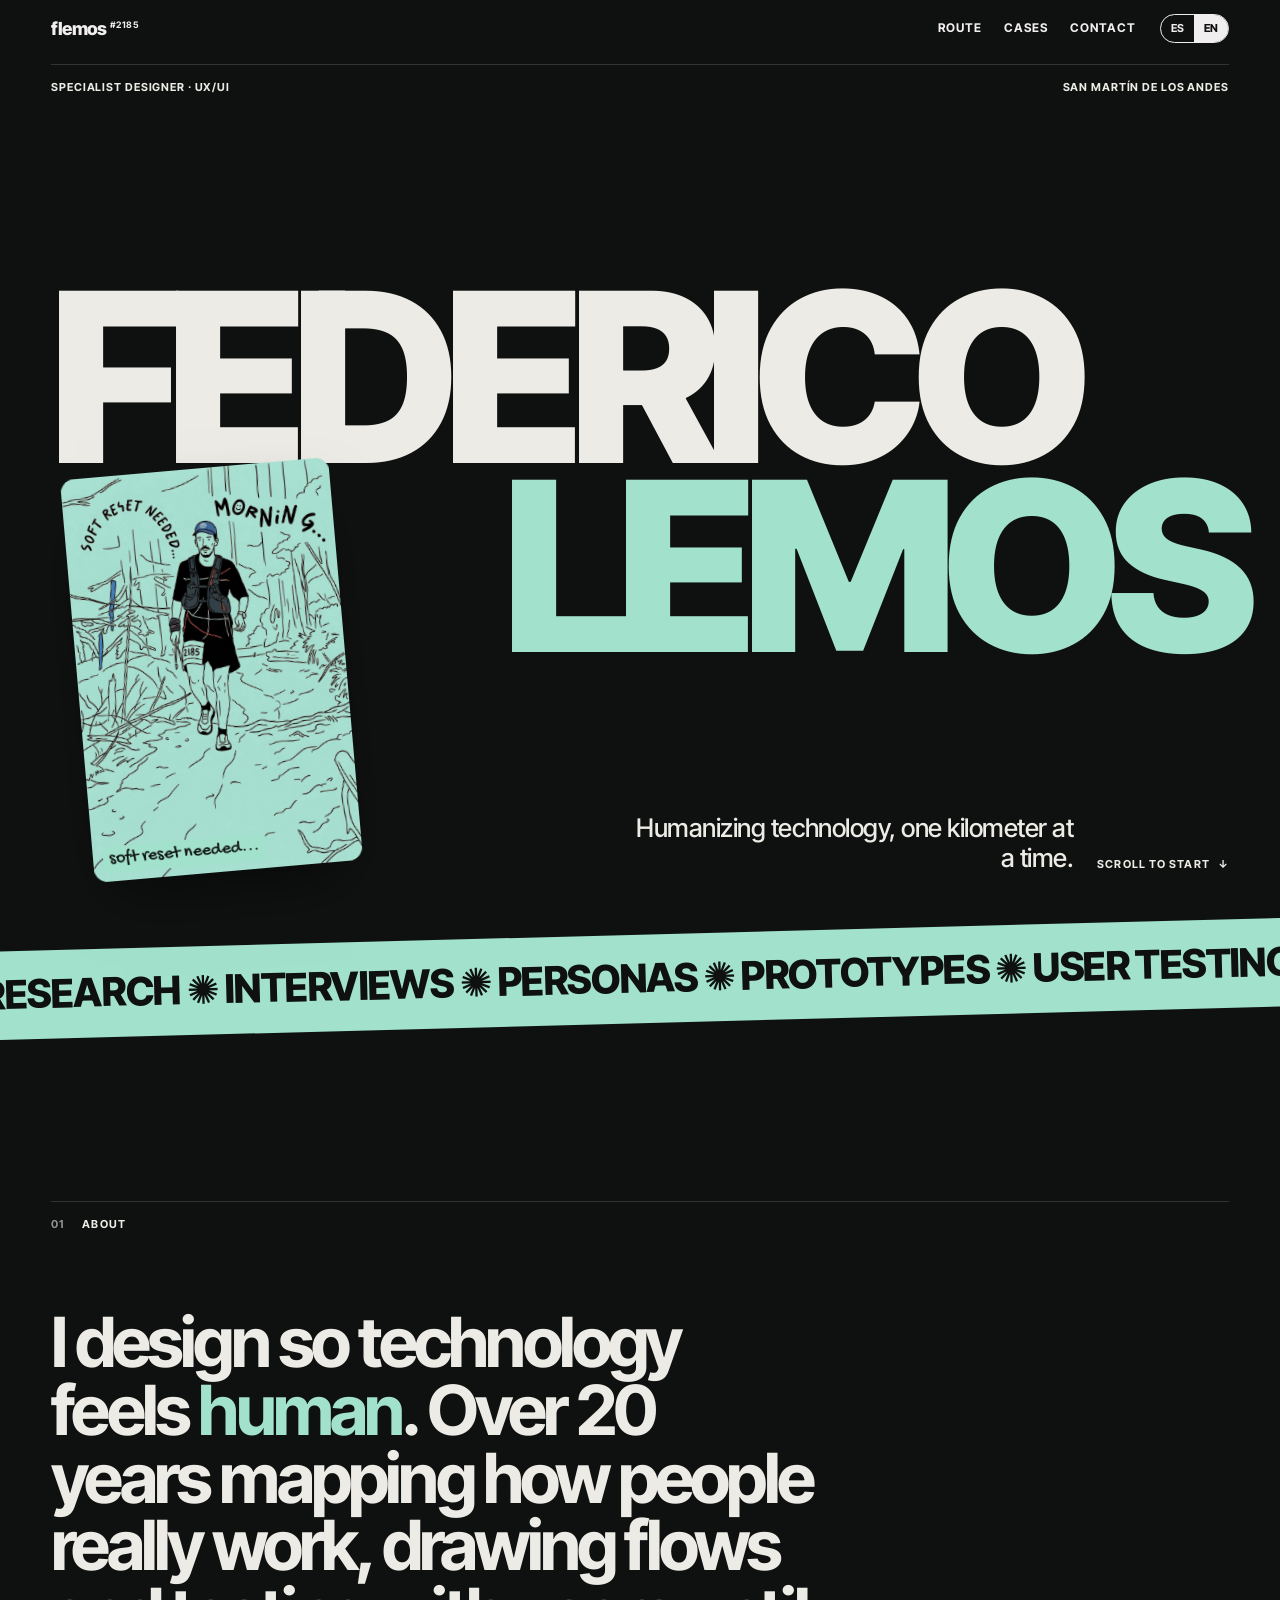
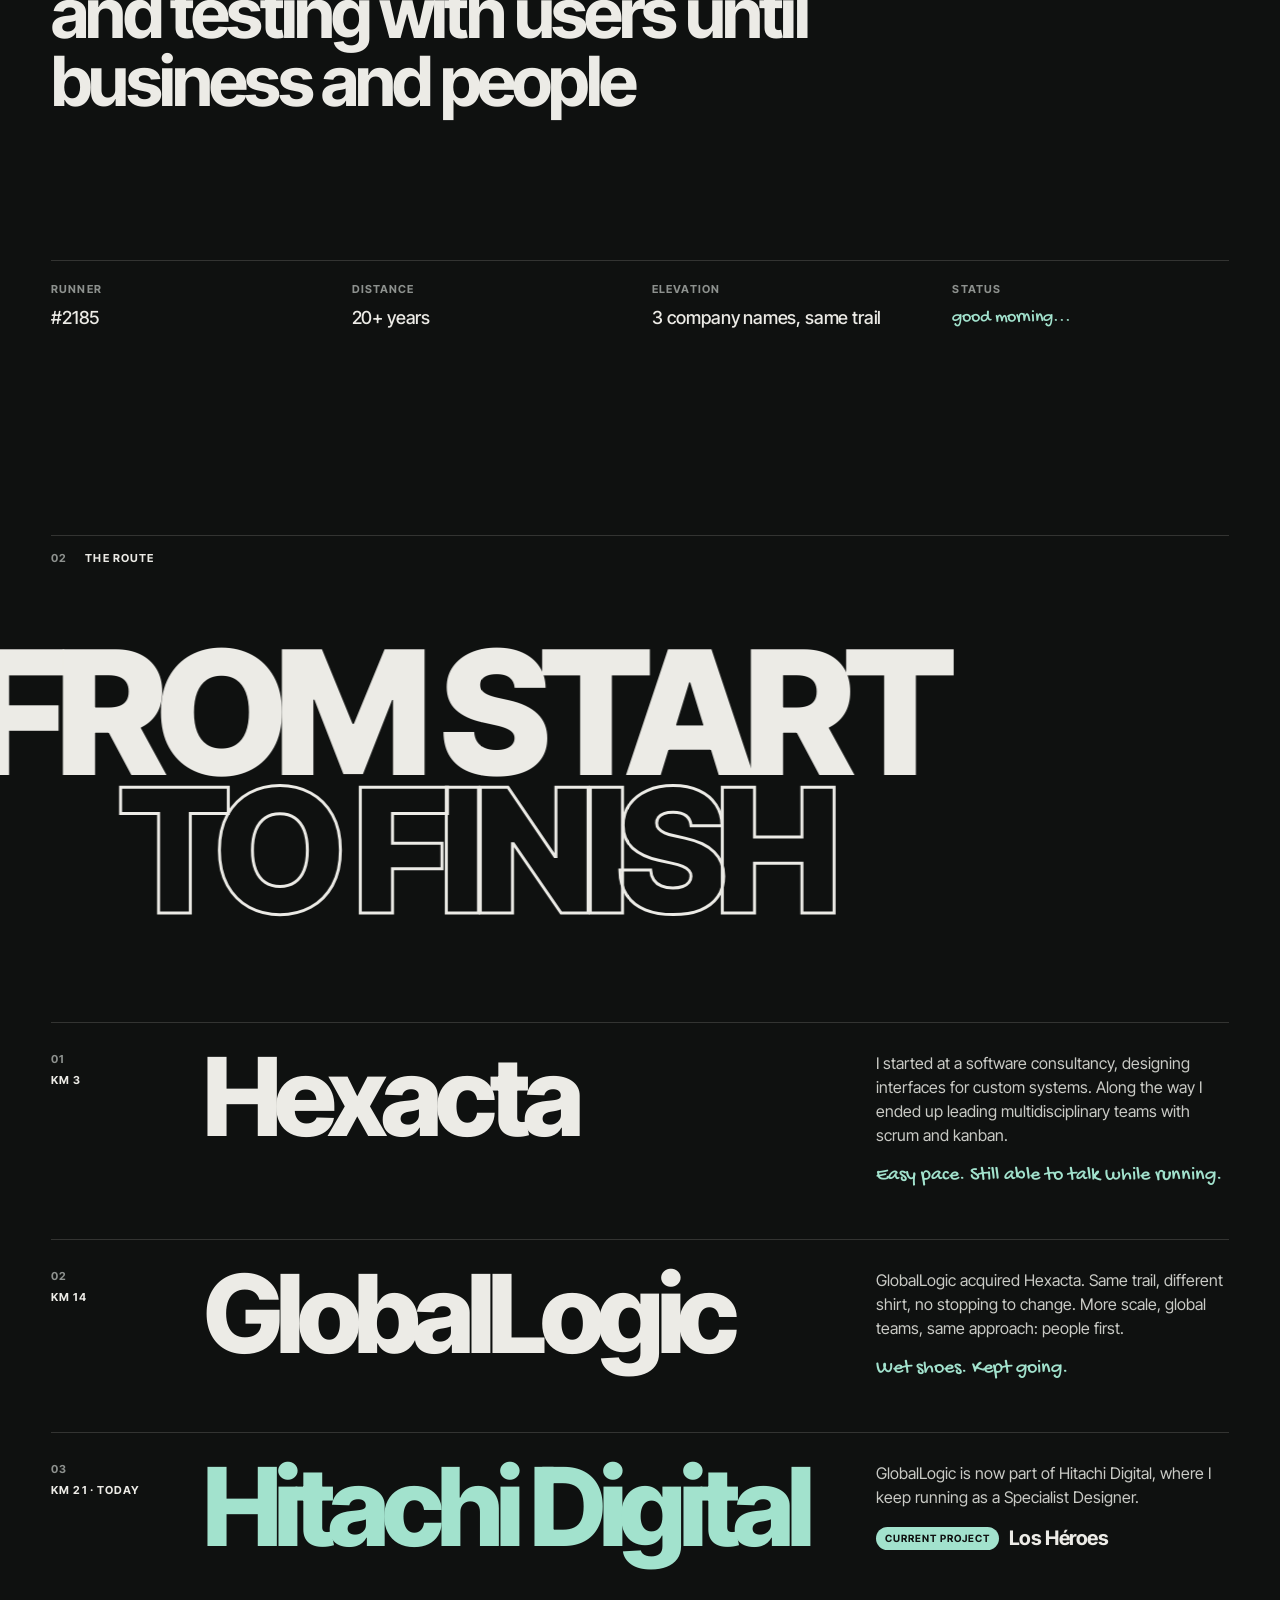
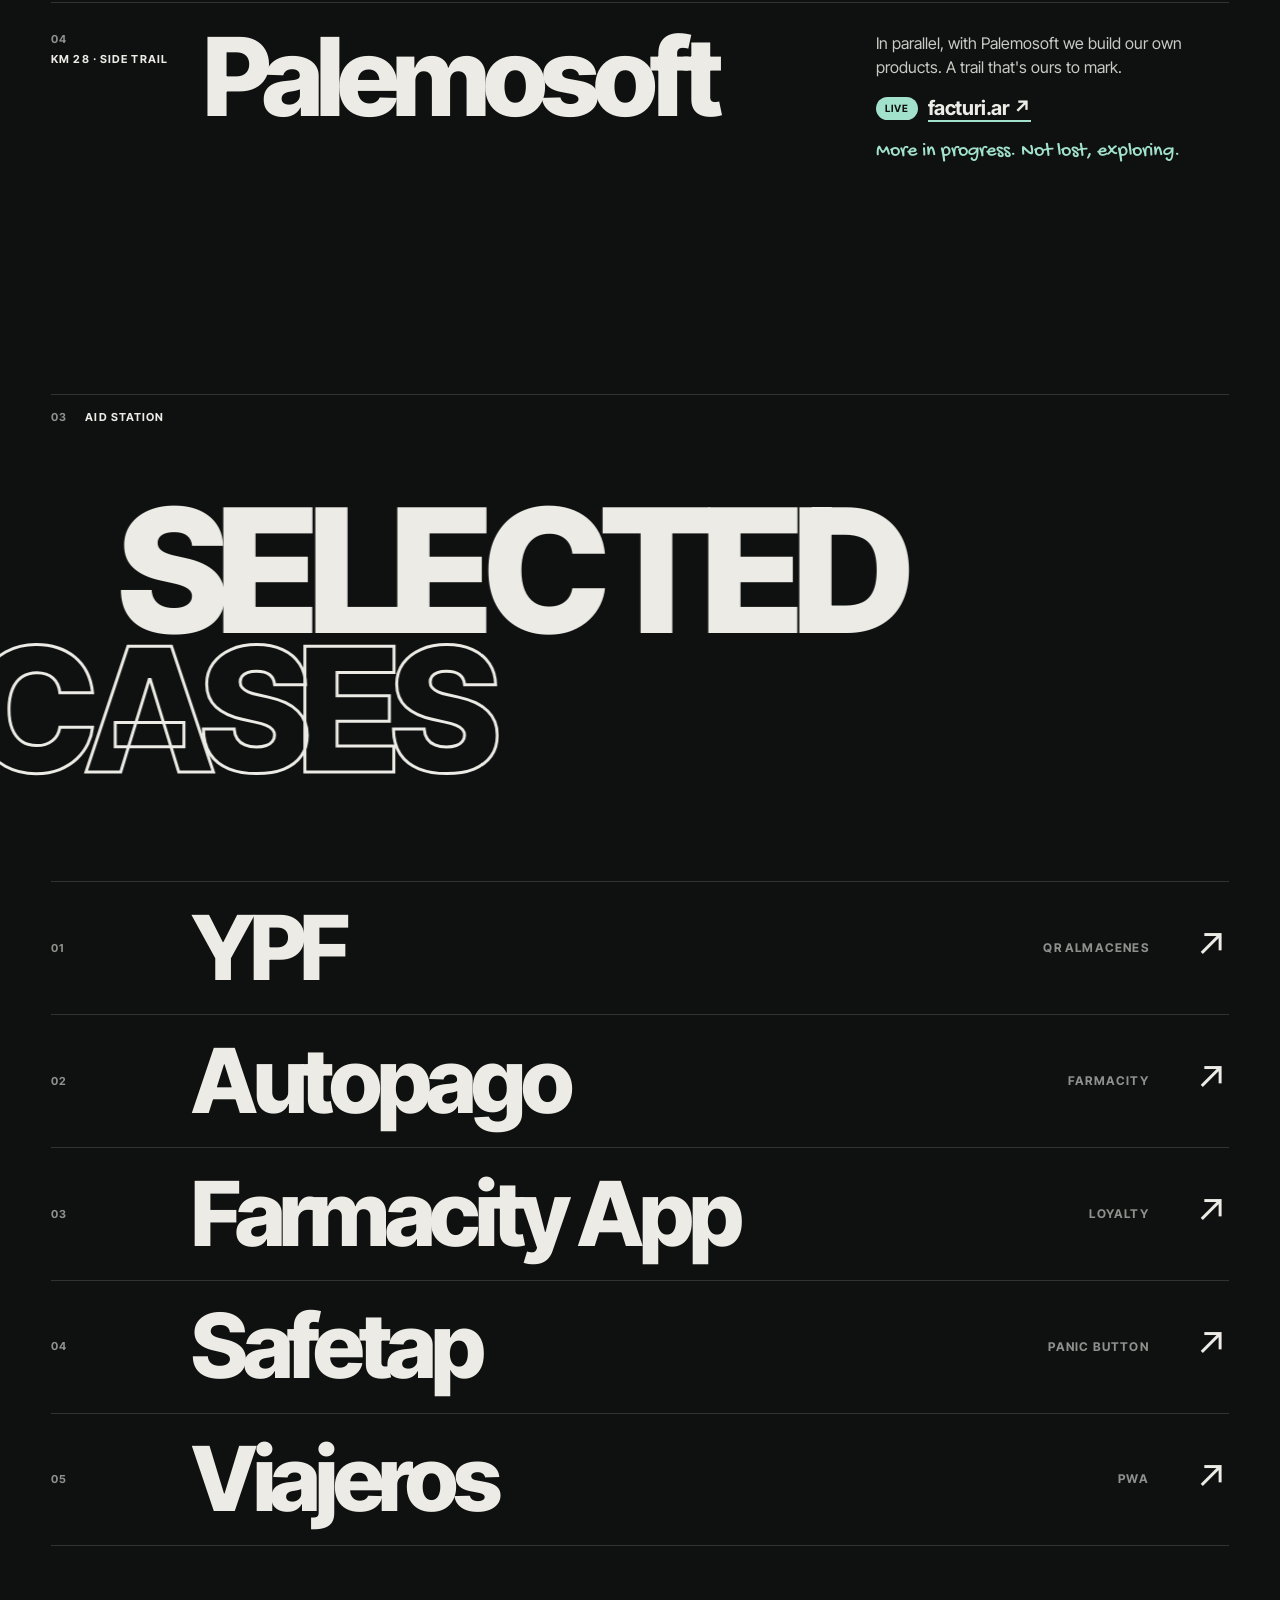
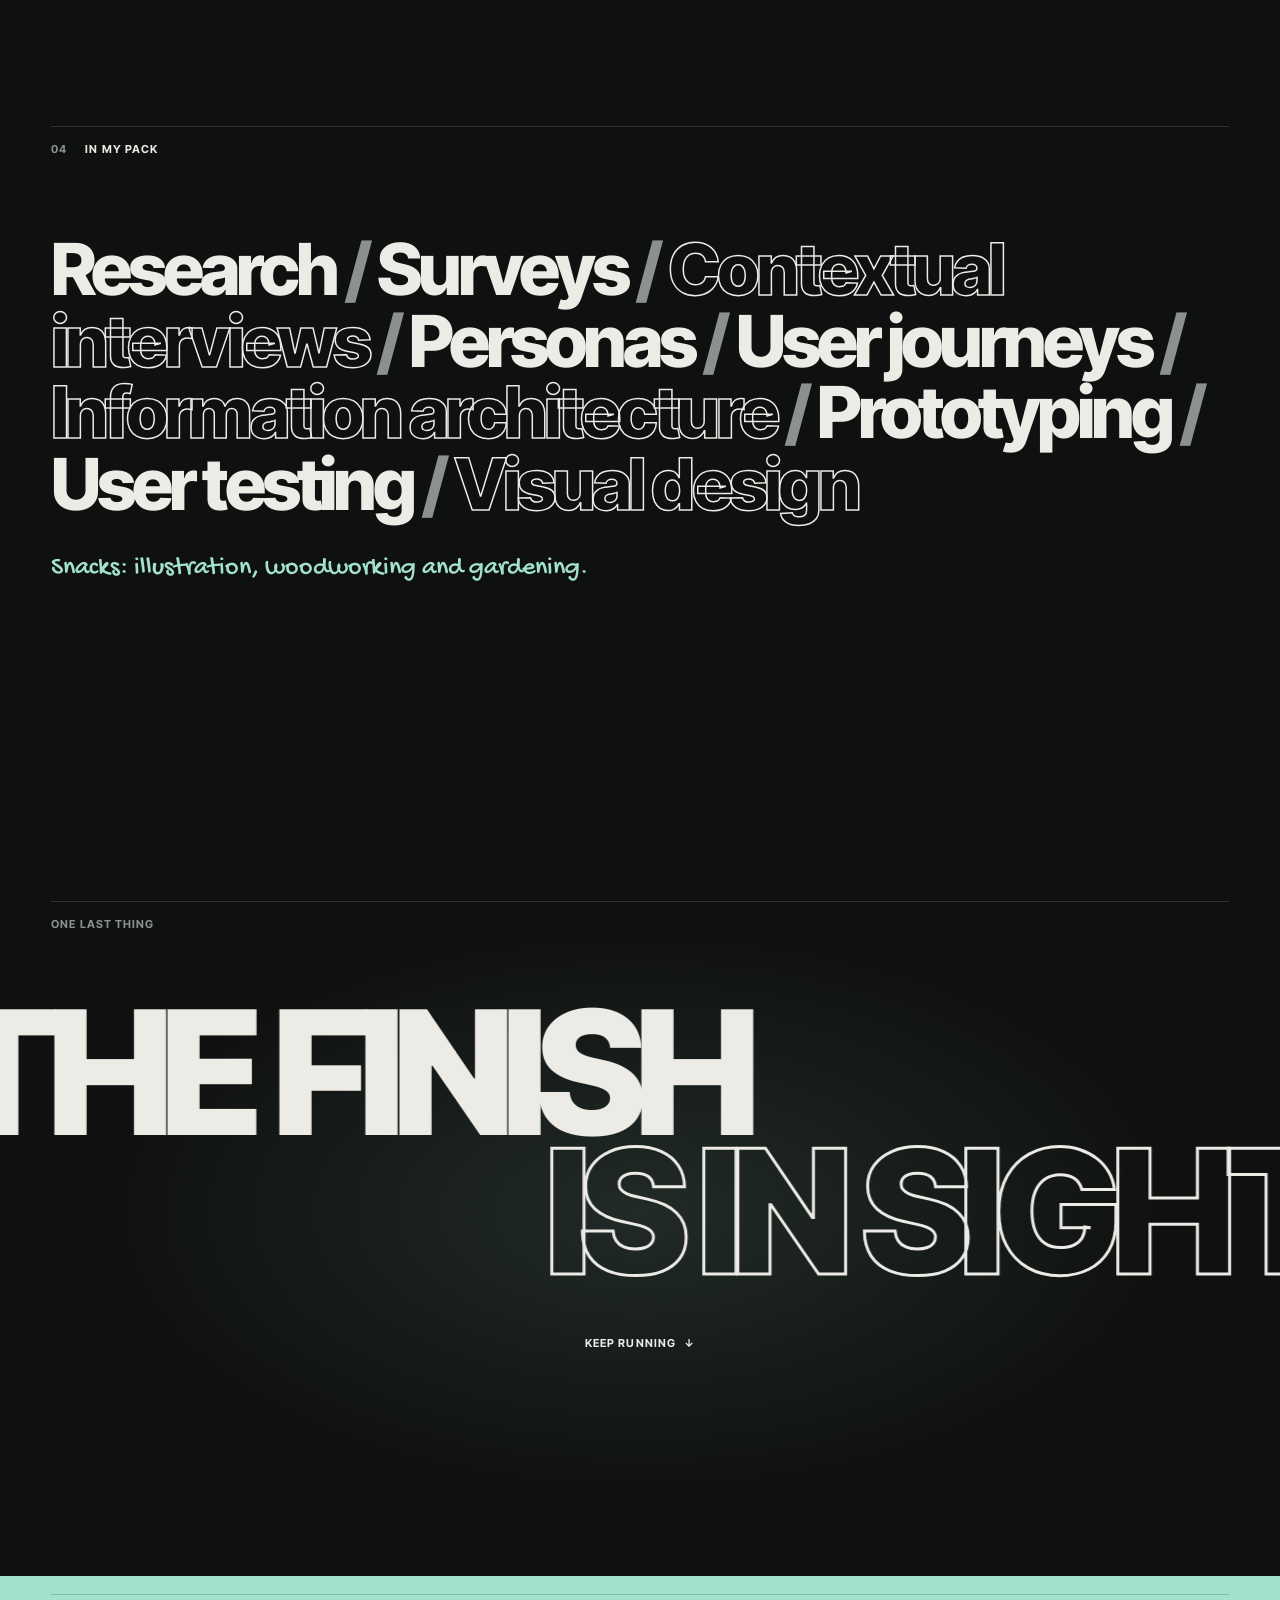
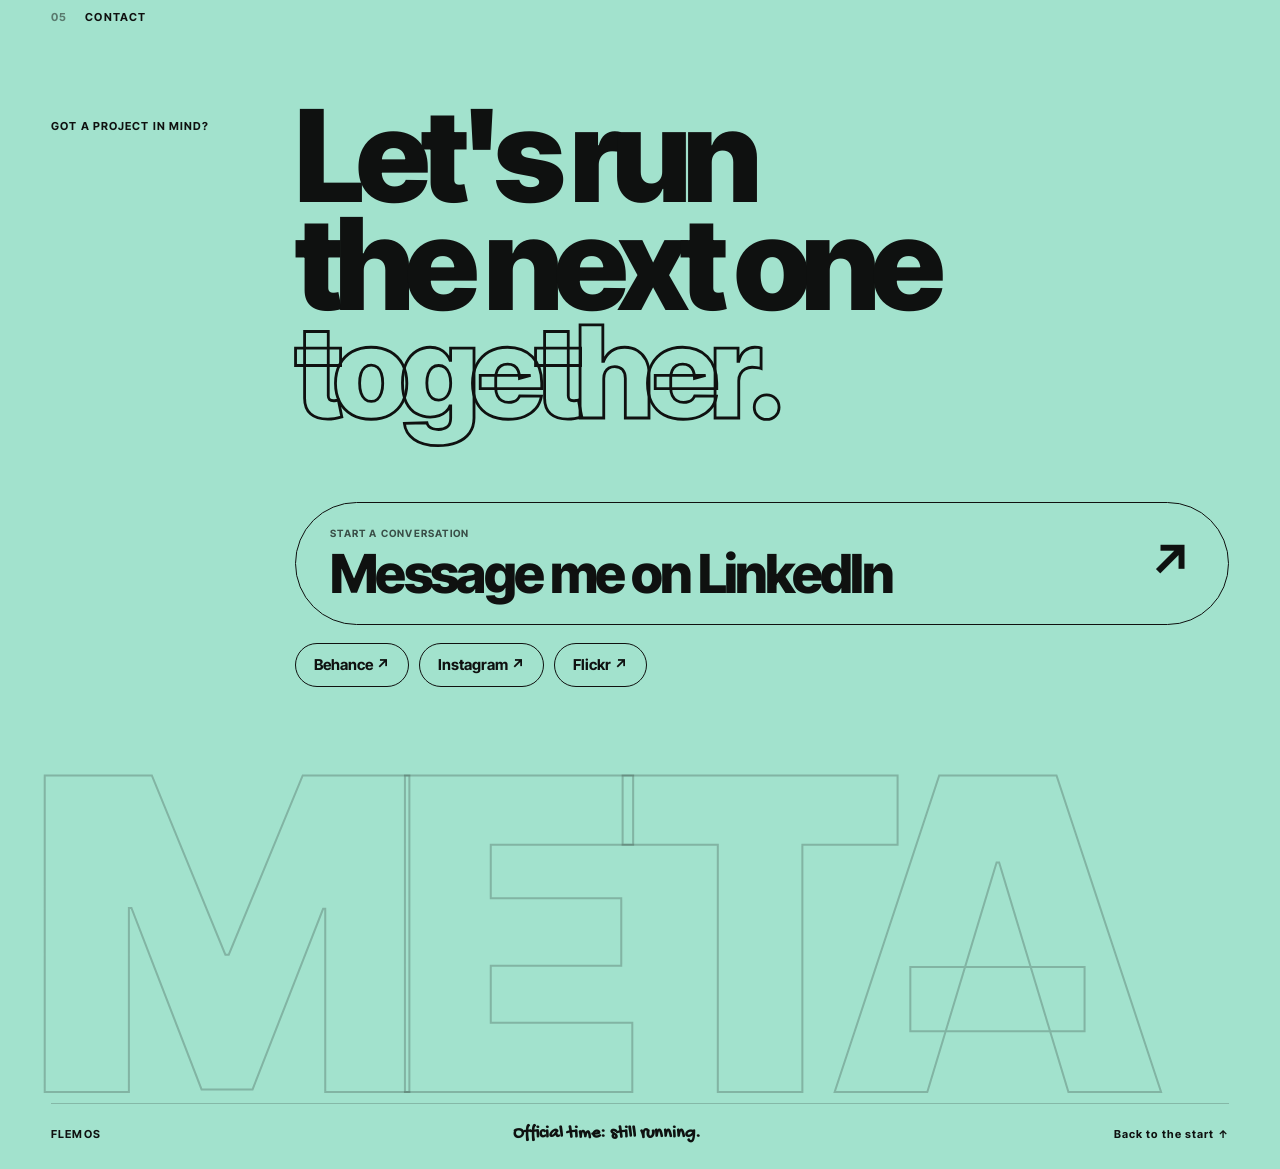
<file: propuesta-4.html>
<!DOCTYPE html>
<html lang="es">
<head>
  <meta charset="utf-8" />
  <meta name="viewport" content="width=device-width, initial-scale=1" />
  <title data-en="Federico Lemos · Specialist Designer">Federico Lemos · Diseñador especialista</title>
  <meta name="description" content="Federico Lemos (flemos), diseñador especialista en UX/UI. Hexacta, GlobalLogic, Hitachi Digital y Palemosoft." />
  <meta name="theme-color" content="#0f1110" />
  <meta property="og:title" content="Federico Lemos · Diseñador especialista" />
  <meta property="og:image" content="images/trail/runner.jpg" />
  <link rel="preconnect" href="https://fonts.googleapis.com" />
  <link rel="preconnect" href="https://fonts.gstatic.com" crossorigin />
  <link href="https://fonts.googleapis.com/css2?family=Inter+Tight:wght@400;500;700;800;900&family=Gochi+Hand&display=swap" rel="stylesheet" />
  <link rel="stylesheet" href="assets/v4/style.css" />
</head>
<body class="is-loading">

<!-- loader: la largada -->
<div class="loader" aria-hidden="true">
  <div class="loader-top"><span>FLEMOS</span><span data-en="TRAIL EDITION">EDICIÓN TRAIL</span></div>
  <div class="loader-words"><span class="w1" data-en="READY">LISTOS</span><span class="w2" data-en="SET, GO">YA</span></div>
  <div class="loader-bot"><span data-en="WARMING UP">PRECALENTANDO</span><span class="loader-num"><b id="loadNum">0</b> KM</span></div>
  <div class="loader-bar"><i id="loadBar"></i></div>
</div>

<header class="top">
  <a class="brand" href="#inicio">flemos<sup>#2185</sup></a>
  <nav class="nav">
    <a href="#recorrido" data-en="Route">Recorrido</a>
    <a href="#casos" data-en="Cases">Casos</a>
    <a href="#contacto" data-en="Contact">Contacto</a>
  </nav>
  <div class="lang" role="group" aria-label="Idioma / Language">
    <button type="button" data-lang="es" aria-pressed="true">ES</button>
    <button type="button" data-lang="en" aria-pressed="false">EN</button>
  </div>
</header>

<main>
  <!-- HERO -->
  <section class="hero" id="inicio">
    <div class="rule"><span data-en="SPECIALIST DESIGNER · UX/UI">DISEÑADOR ESPECIALISTA · UX/UI</span><span>SAN MARTÍN DE LOS ANDES</span></div>
    <h1 class="giant hero-title">
      <span class="line l1"><span class="drift" data-drift="-1">FEDERICO</span></span>
      <span class="line l2"><span class="drift" data-drift="1">LEMOS</span></span>
    </h1>
    <figure class="runner-card">
      <img src="images/trail/runner.jpg" alt="Ilustración de Federico corriendo en la montaña" data-en-alt="Illustration of Federico trail running" />
      <figcaption class="hand" data-en="soft reset needed...">soft reset needed...</figcaption>
    </figure>
    <div class="hero-foot">
      <p class="hero-lead" data-en="Humanizing technology, one kilometer at a time.">Humanizando tecnología, un kilómetro a la vez.</p>
      <a class="scroll-cue" href="#sobre"><span data-en="Scroll to start">Scrolleá para largar</span> <b>↓</b></a>
    </div>
  </section>

  <!-- MARQUEE -->
  <div class="marquee" aria-hidden="true">
    <div class="track">
      <span data-en="Research ✺ Interviews ✺ Personas ✺ Prototypes ✺ User testing ✺ Visual design ✺ Trail running ✺&nbsp;">Investigación ✺ Entrevistas ✺ Personas ✺ Prototipos ✺ Pruebas de usuario ✺ Diseño visual ✺ Trail running ✺&nbsp;</span>
      <span data-en="Research ✺ Interviews ✺ Personas ✺ Prototypes ✺ User testing ✺ Visual design ✺ Trail running ✺&nbsp;">Investigación ✺ Entrevistas ✺ Personas ✺ Prototipos ✺ Pruebas de usuario ✺ Diseño visual ✺ Trail running ✺&nbsp;</span>
    </div>
  </div>

  <!-- SOBRE MÍ -->
  <section class="about" id="sobre">
    <div class="label"><span>01</span><span data-en="ABOUT">SOBRE MÍ</span></div>
    <p class="statement reveal" data-en="I design so technology feels <em>human</em>. Over 20 years mapping how people really work, drawing flows and testing with users until business and people <span class='o'>understand each other.</span>">Diseño para que la tecnología se sienta <em>humana</em>. Más de 20 años relevando cómo trabaja la gente de verdad, dibujando flujos y probando con usuarios hasta que el negocio y las personas <span class="o">se entiendan.</span></p>
    <dl class="facts reveal">
      <div><dt data-en="Runner">Corredor</dt><dd>#2185</dd></div>
      <div><dt data-en="Distance">Distancia</dt><dd data-en="20+ years">20+ años</dd></div>
      <div><dt data-en="Elevation">Desnivel</dt><dd data-en="3 company names, same trail">3 nombres de empresa, mismo sendero</dd></div>
      <div><dt data-en="Status">Estado</dt><dd class="hand" data-en="good morning...">buen día...</dd></div>
    </dl>
  </section>

  <!-- RECORRIDO -->
  <section class="route" id="recorrido">
    <div class="label"><span>02</span><span data-en="THE ROUTE">EL RECORRIDO</span></div>
    <h2 class="giant section-title">
      <span class="line"><span class="drift" data-drift="-0.6" data-en="FROM START">DE LARGADA</span></span>
      <span class="line"><span class="drift outline" data-drift="0.6" data-en="TO FINISH">A META</span></span>
    </h2>

    <article class="stage-row reveal">
      <div class="meta"><span class="num">01</span><span class="km">KM 3</span></div>
      <h3 class="row-title">Hexacta</h3>
      <div class="row-copy">
        <p data-en="I started at a software consultancy, designing interfaces for custom systems. Along the way I ended up leading multidisciplinary teams with scrum and kanban.">Largué en una consultora de software, diseñando interfaces para sistemas a medida. En el camino terminé liderando equipos multidisciplinarios con scrum y kanban.</p>
        <p class="hand" data-en="Easy pace. Still able to talk while running.">Ritmo cómodo. Todavía puedo hablar mientras corro.</p>
      </div>
    </article>

    <article class="stage-row reveal">
      <div class="meta"><span class="num">02</span><span class="km">KM 14</span></div>
      <h3 class="row-title">GlobalLogic</h3>
      <div class="row-copy">
        <p data-en="GlobalLogic acquired Hexacta. Same trail, different shirt, no stopping to change. More scale, global teams, same approach: people first.">GlobalLogic compró Hexacta. Mismo sendero, otra remera, y sin parar a cambiarse. Más escala, equipos globales, el mismo enfoque: primero las personas.</p>
        <p class="hand" data-en="Wet shoes. Kept going.">Zapatillas mojadas. Se sigue igual.</p>
      </div>
    </article>

    <article class="stage-row reveal now">
      <div class="meta"><span class="num">03</span><span class="km" data-en="KM 21 · TODAY">KM 21 · HOY</span></div>
      <h3 class="row-title">Hitachi Digital</h3>
      <div class="row-copy">
        <p data-en="GlobalLogic is now part of Hitachi Digital, where I keep running as a Specialist Designer.">GlobalLogic hoy es parte de Hitachi Digital, y ahí sigo corriendo como Diseñador especialista.</p>
        <p class="pill-line"><span class="chip" data-en="Current project">Proyecto actual</span> <strong>Los Héroes</strong></p>
      </div>
    </article>

    <article class="stage-row reveal">
      <div class="meta"><span class="num">04</span><span class="km" data-en="KM 28 · SIDE TRAIL">KM 28 · DESVÍO</span></div>
      <h3 class="row-title">Palemosoft</h3>
      <div class="row-copy">
        <p data-en="In parallel, with Palemosoft we build our own products. A trail that's ours to mark.">En paralelo, con Palemosoft armamos productos propios. Un sendero que marcamos nosotros.</p>
        <p class="pill-line"><span class="chip" data-en="Live">En marcha</span> <a href="https://facturi.ar" target="_blank" rel="noopener"><strong>facturi.ar ↗</strong></a></p>
        <p class="hand" data-en="More in progress. Not lost, exploring.">Hay otros en progreso. No me perdí, estoy explorando.</p>
      </div>
    </article>
  </section>

  <!-- CASOS -->
  <section class="cases" id="casos">
    <div class="label"><span>03</span><span data-en="AID STATION">PUESTO DE HIDRATACIÓN</span></div>
    <h2 class="giant section-title">
      <span class="line"><span class="drift" data-drift="0.6" data-en="SELECTED">CASOS</span></span>
      <span class="line"><span class="drift outline" data-drift="-0.6" data-en="CASES">ELEGIDOS</span></span>
    </h2>
    <ol class="case-list">
      <li class="reveal"><button type="button" data-case="ypf" data-img="images/gallery/thumbs/ypf_03.png"><span class="num">01</span><span class="case-name">YPF</span><span class="case-tag">QR Almacenes</span><span class="arrow">↗</span></button></li>
      <li class="reveal"><button type="button" data-case="autopago" data-img="images/gallery/thumbs/farmacity_autopago_03.png"><span class="num">02</span><span class="case-name">Autopago</span><span class="case-tag">Farmacity</span><span class="arrow">↗</span></button></li>
      <li class="reveal"><button type="button" data-case="farmapp" data-img="images/gallery/thumbs/farmacity_app_03.png"><span class="num">03</span><span class="case-name">Farmacity App</span><span class="case-tag" data-en="Loyalty">Fidelización</span><span class="arrow">↗</span></button></li>
      <li class="reveal"><button type="button" data-case="safetap" data-img="images/gallery/thumbs/safetap_03.png"><span class="num">04</span><span class="case-name">Safetap</span><span class="case-tag" data-en="Panic button">Botón antipánico</span><span class="arrow">↗</span></button></li>
      <li class="reveal"><button type="button" data-case="viajeros" data-img="images/gallery/thumbs/viajando_01.png"><span class="num">05</span><span class="case-name">Viajeros</span><span class="case-tag">PWA</span><span class="arrow">↗</span></button></li>
    </ol>
    <div class="peek" aria-hidden="true"><img alt="" /></div>
  </section>

  <!-- MOCHILA -->
  <section class="pack" id="mochila">
    <div class="label"><span>04</span><span data-en="IN MY PACK">EN LA MOCHILA</span></div>
    <p class="pack-words reveal">
      <span data-en="Research">Investigación</span> / <span data-en="Surveys">Encuestas</span> / <span class="o" data-en="Contextual interviews">Entrevistas contextuales</span> / <span>Personas</span> / <span data-en="User journeys">Viajes de usuario</span> / <span class="o" data-en="Information architecture">Arquitectura de información</span> / <span data-en="Prototyping">Prototipado</span> / <span data-en="User testing">Pruebas de usuario</span> / <span class="o" data-en="Visual design">Diseño visual</span>
    </p>
    <p class="hand reveal" data-en="Snacks: illustration, woodworking and gardening.">Snacks: ilustración, madera y jardinería.</p>
  </section>

  <!-- PUENTE -->
  <section class="bridge">
    <div class="label"><span data-en="ONE LAST THING">UNA ÚLTIMA COSA</span></div>
    <h2 class="giant">
      <span class="line"><span class="drift" data-drift="-0.8" data-en="THE FINISH">YA SE VE</span></span>
      <span class="line"><span class="drift outline" data-drift="0.8" data-en="IS IN SIGHT">LA META</span></span>
    </h2>
    <p class="scroll-cue"><span data-en="Keep running">Seguí corriendo</span> <b>↓</b></p>
  </section>

  <!-- CONTACTO -->
  <section class="contact" id="contacto">
    <div class="label"><span>05</span><span data-en="CONTACT">CONTACTO</span></div>
    <div class="contact-grid">
      <p class="contact-kicker" data-en="GOT A PROJECT IN MIND?">¿TENÉS UN PROYECTO?</p>
      <h2 class="contact-title">
        <span class="line reveal" data-en="Let's run">Corramos</span>
        <span class="line reveal" data-en="the next one">juntos la</span>
        <span class="line reveal o" data-en="together.">próxima.</span>
      </h2>
    </div>
    <a class="big-pill" href="https://www.linkedin.com/in/federicosebastianlemos" target="_blank" rel="noopener">
      <small data-en="START A CONVERSATION">EMPEZÁ LA CHARLA</small>
      <span data-en="Message me on LinkedIn">Escribime por LinkedIn</span>
      <b class="pill-arrow">↗</b>
    </a>
    <ul class="socials">
      <li><a href="https://www.behance.net/federicolemos" target="_blank" rel="noopener">Behance ↗</a></li>
      <li><a href="https://www.instagram.com/federicolemos/" target="_blank" rel="noopener">Instagram ↗</a></li>
      <li><a href="https://www.flickr.com/photos/federicolemos" target="_blank" rel="noopener">Flickr ↗</a></li>
    </ul>
    <div class="meta-word" aria-hidden="true">META</div>
    <footer class="foot">
      <span>FLEMOS</span>
      <span class="hand" data-en="Official time: still running.">Tiempo oficial: todavía corriendo.</span>
      <a href="#inicio" data-en="Back to the start ↑">Volver a la largada ↑</a>
    </footer>
  </section>
</main>

<!-- detalle de casos -->
<div hidden>
  <div id="case-ypf">
    <h3>YPF · QR Almacenes</h3>
    <p data-en="Mobile app to create and count inventory of construction materials in the oil and gas industry, across covered and open-air warehouses.">App mobile para crear y contar inventario de materiales de construcción en la industria de hidrocarburos, en almacenes techados y al aire libre.</p>
    <p data-en="Survey and analysis of the operation, interviews, contextual inquiry, first screens and a prototype tested and iterated before development.">Relevamiento y análisis de la operatoria, entrevistas, relevamiento contextual, primeras pantallas y un prototipo que se probó e iteró antes del desarrollo.</p>
    <div class="shots"><img src="images/gallery/fulls/ypf_01.png" alt="" loading="lazy"/><img src="images/gallery/fulls/ypf_02.png" alt="" loading="lazy"/><img src="images/gallery/fulls/ypf_03.png" alt="" loading="lazy"/></div>
  </div>
  <div id="case-autopago">
    <h3>Farmacity · Autopago</h3>
    <p data-en="Self-checkout terminals where customers scan their products and pay on their own.">Terminales de autopago donde los clientes escanean sus productos y pagan solos.</p>
    <p data-en="Interviews with customers and cashiers, archetypes, flows and sketches; a prototype tested in a simulation at the pilot store, then mockups refined with journey maps and more tests.">Entrevistas a clientes y cajeros, arquetipos, flujos y bocetos; un prototipo probado en una simulación en la tienda piloto, y después mockups refinados con viajes de usuario y más pruebas.</p>
    <div class="shots"><img src="images/gallery/fulls/farmacity_autopago_01.png" alt="" loading="lazy"/><img src="images/gallery/fulls/farmacity_autopago_02.png" alt="" loading="lazy"/><img src="images/gallery/fulls/farmacity_autopago_03.png" alt="" loading="lazy"/></div>
  </div>
  <div id="case-farmapp">
    <h3>Farmacity · App</h3>
    <p data-en="Loyalty app with personalized discounts, nearby stores and services, and medicine search and reservation.">App de fidelización con descuentos personalizados, sucursales cercanas y sus servicios, y búsqueda y reserva de medicamentos.</p>
    <p data-en="Business interviews, in-store surveys, personas and sketches that became a prototype, tested with users before development.">Entrevistas con el negocio, encuestas en sucursal, personas y bocetos que se convirtieron en un prototipo, probado con usuarios antes del desarrollo.</p>
    <div class="shots"><img src="images/gallery/fulls/farmacity_app_01.png" alt="" loading="lazy"/><img src="images/gallery/fulls/farmacity_app_02.png" alt="" loading="lazy"/><img src="images/gallery/fulls/farmacity_app_03.png" alt="" loading="lazy"/></div>
  </div>
  <div id="case-safetap">
    <h3>Safetap</h3>
    <p data-en="Mobile app connected to a panic button that alerts the nearest responders so help arrives as fast as possible.">App mobile conectada a un botón antipánico, que alerta a los socorristas más cercanos para que la ayuda llegue lo antes posible.</p>
    <p data-en="Interviews, a prototype and proofs of concept, then a tested flow to refine details before the navigable prototype and visual design.">Entrevistas, un prototipo y pruebas de concepto, y después un flujo probado para ajustar detalles antes del prototipo navegable y el diseño visual.</p>
    <div class="shots"><img src="images/gallery/fulls/safetap_01.png" alt="" loading="lazy"/><img src="images/gallery/fulls/safetap_02.png" alt="" loading="lazy"/><img src="images/gallery/fulls/safetap_03.png" alt="" loading="lazy"/></div>
  </div>
  <div id="case-viajeros">
    <h3>Viajeros</h3>
    <p data-en="A PWA to share rides where getting around is hard, expensive and infrequent: company, shared costs and fewer emissions.">Una PWA para compartir viajes donde moverse es complicado, caro y poco frecuente: compañía, gastos compartidos y menos emisiones.</p>
    <div class="shots"><img src="images/gallery/fulls/viajando_01.png" alt="" loading="lazy"/></div>
  </div>
</div>
<dialog id="caseDlg">
  <button type="button" class="dlg-close" aria-label="Cerrar" data-en-aria-label="Close">✕</button>
  <div class="dlg-body"></div>
</dialog>
<script src="assets/v4/app.js"></script>
</body>
</html>
</file>
<file: assets/v4/style.css>
/* Propuesta 4 · títulos gigantes + contacto verde agua */
:root {
  --ink: #0f1110;
  --ink-2: #191c1a;
  --paper: #ecebe6;
  --muted: #8d918e;
  --line: rgba(236, 235, 230, .16);
  --aqua: #a2e2cd;
  --aqua-deep: #7fd3b8;
  --pad: clamp(16px, 4vw, 56px);
  --giant: clamp(64px, 18.5vw, 340px);
  --ease: cubic-bezier(.2, .7, .1, 1);
}
* { box-sizing: border-box; margin: 0; padding: 0; }
html { scroll-behavior: smooth; -webkit-text-size-adjust: 100%; }
body {
  background: var(--ink); color: var(--paper);
  font: 400 16px/1.5 "Inter Tight", system-ui, sans-serif;
  overflow-x: hidden;
}
body.is-loading { overflow: hidden; }
a { color: inherit; text-decoration: none; }
button { font: inherit; color: inherit; background: none; border: 0; cursor: pointer; }
img { display: block; max-width: 100%; }
em { font-style: normal; color: var(--aqua); }
.hand { font-family: "Gochi Hand", cursive; font-size: 1.25em; color: var(--aqua); letter-spacing: 0; }
.o { color: transparent; -webkit-text-stroke: 1.5px currentColor; }
.outline { color: transparent; -webkit-text-stroke: clamp(1.5px, .25vw, 3px) var(--paper); }

/* ---------- loader ---------- */
.loader {
  position: fixed; inset: 0; z-index: 50; background: var(--ink);
  display: grid; grid-template-rows: auto 1fr auto; padding: 20px var(--pad);
  transition: transform .9s var(--ease) .1s;
}
.loader-top, .loader-bot { display: flex; justify-content: space-between; align-items: end; font-weight: 700; font-size: 11px; letter-spacing: .08em; }
.loader-top { border-bottom: 1px solid var(--line); padding-bottom: 14px; }
.loader-words { display: grid; align-content: center; font-weight: 900; font-size: clamp(64px, 16vw, 260px); line-height: .82; letter-spacing: -.07em; }
.loader-words .w2 { justify-self: end; color: var(--aqua); }
.loader-num { font-size: clamp(48px, 9vw, 120px); font-weight: 800; letter-spacing: -.05em; line-height: .8; }
.loader-bar { position: absolute; left: 0; bottom: 0; height: 3px; width: 100%; }
.loader-bar i { display: block; height: 100%; width: 0; background: var(--aqua); }
body:not(.is-loading) .loader { transform: translateY(-101%); pointer-events: none; }

/* ---------- header ---------- */
.top {
  position: fixed; inset: 0 0 auto 0; z-index: 20;
  display: flex; align-items: center; gap: 24px;
  padding: 14px var(--pad);
  mix-blend-mode: difference; color: #fff;
}
.brand { font-weight: 800; font-size: 18px; letter-spacing: -.03em; margin-right: auto; }
.brand sup { font-size: 9px; font-weight: 700; margin-left: 3px; letter-spacing: .05em; }
.nav { display: flex; gap: 22px; font-size: 12px; font-weight: 700; letter-spacing: .08em; text-transform: uppercase; }
.nav a:hover { text-decoration: underline; text-underline-offset: 4px; }
.lang { display: flex; border: 1px solid currentColor; border-radius: 99px; overflow: hidden; }
.lang button { font-size: 11px; font-weight: 700; padding: 5px 10px; }
.lang button[aria-pressed="true"] { background: #fff; color: #000; }

/* ---------- shared ---------- */
section { position: relative; padding: 0 var(--pad); }
.label {
  display: flex; gap: 18px; font-size: 11px; font-weight: 700; letter-spacing: .1em;
  border-top: 1px solid var(--line); padding-top: 14px; margin-bottom: clamp(32px, 6vw, 80px);
}
.label span:first-child { color: var(--muted); }
.giant {
  font-weight: 850; font-size: var(--giant); line-height: .8; letter-spacing: -.065em;
  text-transform: uppercase; margin-left: -.04em;
}
.section-title, .bridge .giant { font-size: clamp(56px, 13.5vw, 250px); }
.giant .line { display: block; overflow: visible; white-space: nowrap; }
.drift { display: inline-block; will-change: transform; }
.section-title { margin-bottom: clamp(40px, 8vw, 120px); }

.reveal { opacity: 0; transform: translateY(40px); transition: opacity .9s var(--ease), transform .9s var(--ease); }
.reveal.in { opacity: 1; transform: none; }

/* ---------- hero ---------- */
.hero { min-height: 100svh; padding-top: 64px; display: grid; grid-template-rows: auto 1fr auto; }
.rule { display: flex; justify-content: space-between; gap: 12px; font-size: 11px; font-weight: 700; letter-spacing: .08em; border-top: 1px solid var(--line); padding-top: 14px; }
.hero-title { align-self: center; padding: 6vh 0 2vh; position: relative; z-index: 1; }
.hero-title .l2 { text-align: right; }
.hero-title .l2 .drift { color: var(--aqua); }
.runner-card {
  position: absolute; z-index: 2; left: calc(var(--pad) + 2vw); top: 52%;
  width: clamp(130px, 21vw, 300px); aspect-ratio: 842 / 1264;
  background: var(--aqua); border-radius: 14px; overflow: hidden;
  transform: rotate(-5deg); box-shadow: 0 30px 60px -20px rgba(0,0,0,.6);
  transition: transform .5s var(--ease);
}
.runner-card:hover { transform: rotate(-1deg) scale(1.03); }
.runner-card img { width: 100%; height: 100%; object-fit: cover; }
.runner-card figcaption {
  position: absolute; left: 10px; bottom: 8px; color: var(--ink); font-size: clamp(13px, 1.4vw, 20px);
  background: var(--aqua); padding: 0 6px; border-radius: 6px;
}
.hero-foot { display: flex; justify-content: space-between; align-items: end; gap: 24px; padding: 0 0 28px; }
.hero-lead { max-width: 30ch; font-size: clamp(18px, 2vw, 26px); font-weight: 500; letter-spacing: -.02em; line-height: 1.15; margin-left: auto; text-align: right; }
.scroll-cue { font-size: 11px; font-weight: 700; letter-spacing: .1em; text-transform: uppercase; display: inline-flex; gap: 8px; align-items: center; white-space: nowrap; }
.scroll-cue b { display: inline-block; animation: bob 1.6s ease-in-out infinite; }
@keyframes bob { 50% { transform: translateY(5px); } }
.hero-foot { justify-content: flex-end; }

/* ---------- marquee ---------- */
.marquee { overflow: hidden; background: var(--aqua); color: var(--ink); padding: 14px 0; margin: 4vh 0 clamp(80px, 14vw, 200px); transform: rotate(-1.5deg) scale(1.03); }
.track { display: flex; width: max-content; animation: marq 32s linear infinite; }
.track span { font-weight: 800; font-size: clamp(22px, 3vw, 40px); letter-spacing: -.03em; white-space: nowrap; text-transform: uppercase; }
@keyframes marq { to { transform: translateX(-50%); } }

/* ---------- about ---------- */
.about { padding-bottom: clamp(100px, 16vw, 240px); }
.statement { font-weight: 700; font-size: clamp(30px, 5.4vw, 88px); line-height: .98; letter-spacing: -.055em; max-width: 17ch; }
.facts { display: grid; grid-template-columns: repeat(4, 1fr); gap: 24px; margin-top: clamp(40px, 6vw, 90px); border-top: 1px solid var(--line); padding-top: 20px; }
.facts dt { font-size: 11px; font-weight: 700; letter-spacing: .1em; text-transform: uppercase; color: var(--muted); margin-bottom: 6px; }
.facts dd { font-size: 18px; font-weight: 500; letter-spacing: -.01em; }

/* ---------- route ---------- */
.route { padding-bottom: clamp(100px, 14vw, 220px); }
.stage-row {
  display: grid; grid-template-columns: 120px 1fr minmax(260px, 30%); gap: 20px 32px; align-items: start;
  border-top: 1px solid var(--line); padding: 28px 0 48px;
}
.stage-row .meta { display: grid; gap: 4px; font-size: 11px; font-weight: 700; letter-spacing: .1em; }
.stage-row .num { color: var(--muted); }
.row-title { font-weight: 800; font-size: clamp(48px, 8.5vw, 150px); line-height: .85; letter-spacing: -.065em; transition: color .3s, transform .5s var(--ease); }
.stage-row:hover .row-title { color: var(--aqua); transform: translateX(10px); }
.stage-row.now .row-title { color: var(--aqua); }
.row-copy { display: grid; gap: 14px; color: #c9cac5; font-size: 16px; }
.row-copy strong { color: var(--paper); font-size: 20px; letter-spacing: -.02em; }
.row-copy a strong { border-bottom: 2px solid var(--aqua); }
.chip { display: inline-block; font-size: 10px; font-weight: 700; letter-spacing: .1em; text-transform: uppercase; background: var(--aqua); color: var(--ink); padding: 4px 9px; border-radius: 99px; vertical-align: 3px; margin-right: 6px; }

/* ---------- cases ---------- */
.cases { padding-bottom: clamp(100px, 14vw, 220px); }
.case-list { list-style: none; border-bottom: 1px solid var(--line); }
.case-list li { border-top: 1px solid var(--line); }
.case-list button {
  width: 100%; display: grid; grid-template-columns: 120px 1fr auto 60px; align-items: center; gap: 20px; text-align: left;
  padding: clamp(14px, 2vw, 26px) 0;
}
.case-list .num { font-size: 11px; font-weight: 700; letter-spacing: .1em; color: var(--muted); }
.case-name { font-weight: 800; font-size: clamp(40px, 7vw, 120px); line-height: .9; letter-spacing: -.06em; transition: transform .5s var(--ease), color .3s; }
.case-tag { font-size: 12px; font-weight: 700; letter-spacing: .1em; text-transform: uppercase; color: var(--muted); }
.arrow { font-size: clamp(24px, 3vw, 44px); justify-self: end; transition: transform .4s var(--ease); }
.case-list button:hover .case-name, .case-list button:focus-visible .case-name { color: var(--aqua); transform: translateX(14px); }
.case-list button:hover .arrow { transform: rotate(45deg); color: var(--aqua); }
.peek {
  position: fixed; left: 0; top: 0; z-index: 15; width: 260px; aspect-ratio: 4 / 3; pointer-events: none;
  border-radius: 12px; overflow: hidden; background: var(--aqua); opacity: 0; transform: translate(-50%, -50%) scale(.8);
  transition: opacity .25s, transform .35s var(--ease);
}
.peek.on { opacity: 1; transform: translate(-50%, -50%) scale(1); }
.peek img { width: 100%; height: 100%; object-fit: cover; }

/* ---------- pack ---------- */
.pack { padding-bottom: clamp(100px, 14vw, 220px); }
.pack-words { font-weight: 800; font-size: clamp(32px, 5.6vw, 96px); line-height: 1; letter-spacing: -.055em; color: var(--muted); }
.pack-words span { color: var(--paper); }
.pack-words span.o { color: transparent; -webkit-text-stroke: 1.5px var(--paper); }
.pack .hand { margin-top: 28px; font-size: clamp(20px, 2vw, 28px); }

/* ---------- bridge ---------- */
.bridge { min-height: 90svh; display: grid; align-content: center; padding-bottom: 10vh;
  background: radial-gradient(60% 50% at 50% 55%, rgba(162,226,205,.12), transparent 70%); }
.bridge .label { margin-bottom: 8vh; }
.bridge .line:nth-child(2) { text-align: right; }
.bridge .scroll-cue { margin-top: 6vh; justify-self: center; }

/* ---------- contact ---------- */
.contact { background: var(--aqua); color: var(--ink); padding-top: 18px; overflow: hidden; }
.contact .label { border-color: rgba(15,17,16,.2); }
.contact .label span:first-child { color: rgba(15,17,16,.5); }
.contact-grid { display: grid; grid-template-columns: 220px 1fr; gap: 24px; align-items: start; }
.contact-kicker { font-size: 11px; font-weight: 700; letter-spacing: .1em; padding-top: 1.2vw; }
.contact-title { font-weight: 850; font-size: clamp(54px, 10vw, 180px); line-height: .84; letter-spacing: -.07em; }
.contact-title .line { display: block; }
.contact-title .o { -webkit-text-stroke: clamp(1.5px, .22vw, 3px) var(--ink); }
.big-pill {
  position: relative; z-index: 1;
  display: grid; grid-template-columns: 1fr auto; align-items: center; gap: 4px 20px;
  margin: clamp(40px, 6vw, 90px) 0 0 calc(220px + 24px); padding: 22px 34px;
  border: 1.5px solid var(--ink); border-radius: 999px; transition: background .3s, color .3s;
}
.big-pill small { grid-column: 1; font-size: 10px; font-weight: 700; letter-spacing: .12em; opacity: .7; }
.big-pill span { grid-column: 1; font-weight: 800; font-size: clamp(26px, 4.2vw, 64px); letter-spacing: -.05em; line-height: 1; }
.big-pill .pill-arrow { grid-column: 2; grid-row: 1 / 3; font-size: clamp(30px, 4vw, 60px); transition: transform .4s var(--ease); }
.big-pill:hover { background: var(--ink); color: var(--aqua); }
.big-pill:hover .pill-arrow { transform: rotate(45deg); }
.socials { position: relative; z-index: 1; list-style: none; display: flex; flex-wrap: wrap; gap: 10px; margin: 18px 0 0 calc(220px + 24px); }
.socials a { display: inline-block; border: 1.5px solid var(--ink); border-radius: 99px; padding: 10px 18px; font-weight: 700; font-size: 15px; transition: background .3s, color .3s; }
.socials a:hover { background: var(--ink); color: var(--aqua); }
.meta-word {
  font-weight: 900; font-size: clamp(120px, 34vw, 620px); line-height: .78; letter-spacing: -.08em;
  color: transparent; -webkit-text-stroke: 2px rgba(15,17,16,.22); margin: 6vw 0 0 -.05em; white-space: nowrap; user-select: none;
}
.foot { display: flex; justify-content: space-between; gap: 16px; align-items: center; border-top: 1px solid rgba(15,17,16,.2); padding: 16px 0 22px; font-size: 11px; font-weight: 700; letter-spacing: .1em; }
.foot .hand { color: var(--ink); font-size: 18px; letter-spacing: 0; }

/* ---------- dialog ---------- */
dialog { margin: auto; width: min(900px, calc(100% - 32px)); max-height: 88vh; border: 0; border-radius: 18px; background: var(--paper); color: var(--ink); padding: clamp(22px, 4vw, 44px); }
dialog::backdrop { background: rgba(15,17,16,.75); backdrop-filter: blur(4px); }
.dlg-close { position: sticky; top: 0; float: right; width: 40px; height: 40px; border-radius: 50%; background: var(--ink); color: var(--paper); font-size: 16px; }
.dlg-body h3 { font-weight: 800; font-size: clamp(32px, 5vw, 64px); letter-spacing: -.05em; line-height: .95; margin-bottom: 18px; }
.dlg-body p { max-width: 62ch; margin-bottom: 12px; font-size: 17px; }
.shots { display: grid; grid-template-columns: repeat(auto-fit, minmax(220px, 1fr)); gap: 12px; margin-top: 20px; }
.shots img { border-radius: 10px; background: #ddd; }

/* ---------- responsive ---------- */
@media (max-width: 860px) {
  .nav { display: none; }
  .stage-row { grid-template-columns: 1fr; gap: 12px; padding-bottom: 36px; }
  .stage-row .meta { display: flex; gap: 14px; }
  .case-list button { grid-template-columns: 1fr auto; gap: 4px 12px; }
  .case-list .num { display: none; }
  .case-tag { grid-column: 1; grid-row: 2; }
  .arrow { grid-column: 2; grid-row: 1 / 3; }
  .facts { grid-template-columns: 1fr 1fr; }
  .contact-grid { grid-template-columns: 1fr; }
  .big-pill, .socials { margin-left: 0; }
  .big-pill { padding: 18px 22px; border-radius: 28px; }
  .runner-card { position: relative; top: auto; left: auto; width: 56vw; margin: 3vh auto 4vh; transform: rotate(-4deg); }
  .hero-title { align-self: end; padding-top: 10vh; }
  .hero-lead { text-align: left; margin-left: 0; max-width: 18ch; }
  .hero-foot { flex-direction: column; align-items: start; }
  .hero-foot .scroll-cue { order: 1; }
  .rule span:last-child { display: none; }
  .peek { display: none; }
  .foot { flex-wrap: wrap; }
}
@media (prefers-reduced-motion: reduce) {
  *, *::before, *::after { animation: none !important; transition: none !important; }
  .reveal { opacity: 1; transform: none; }
}
</file>
